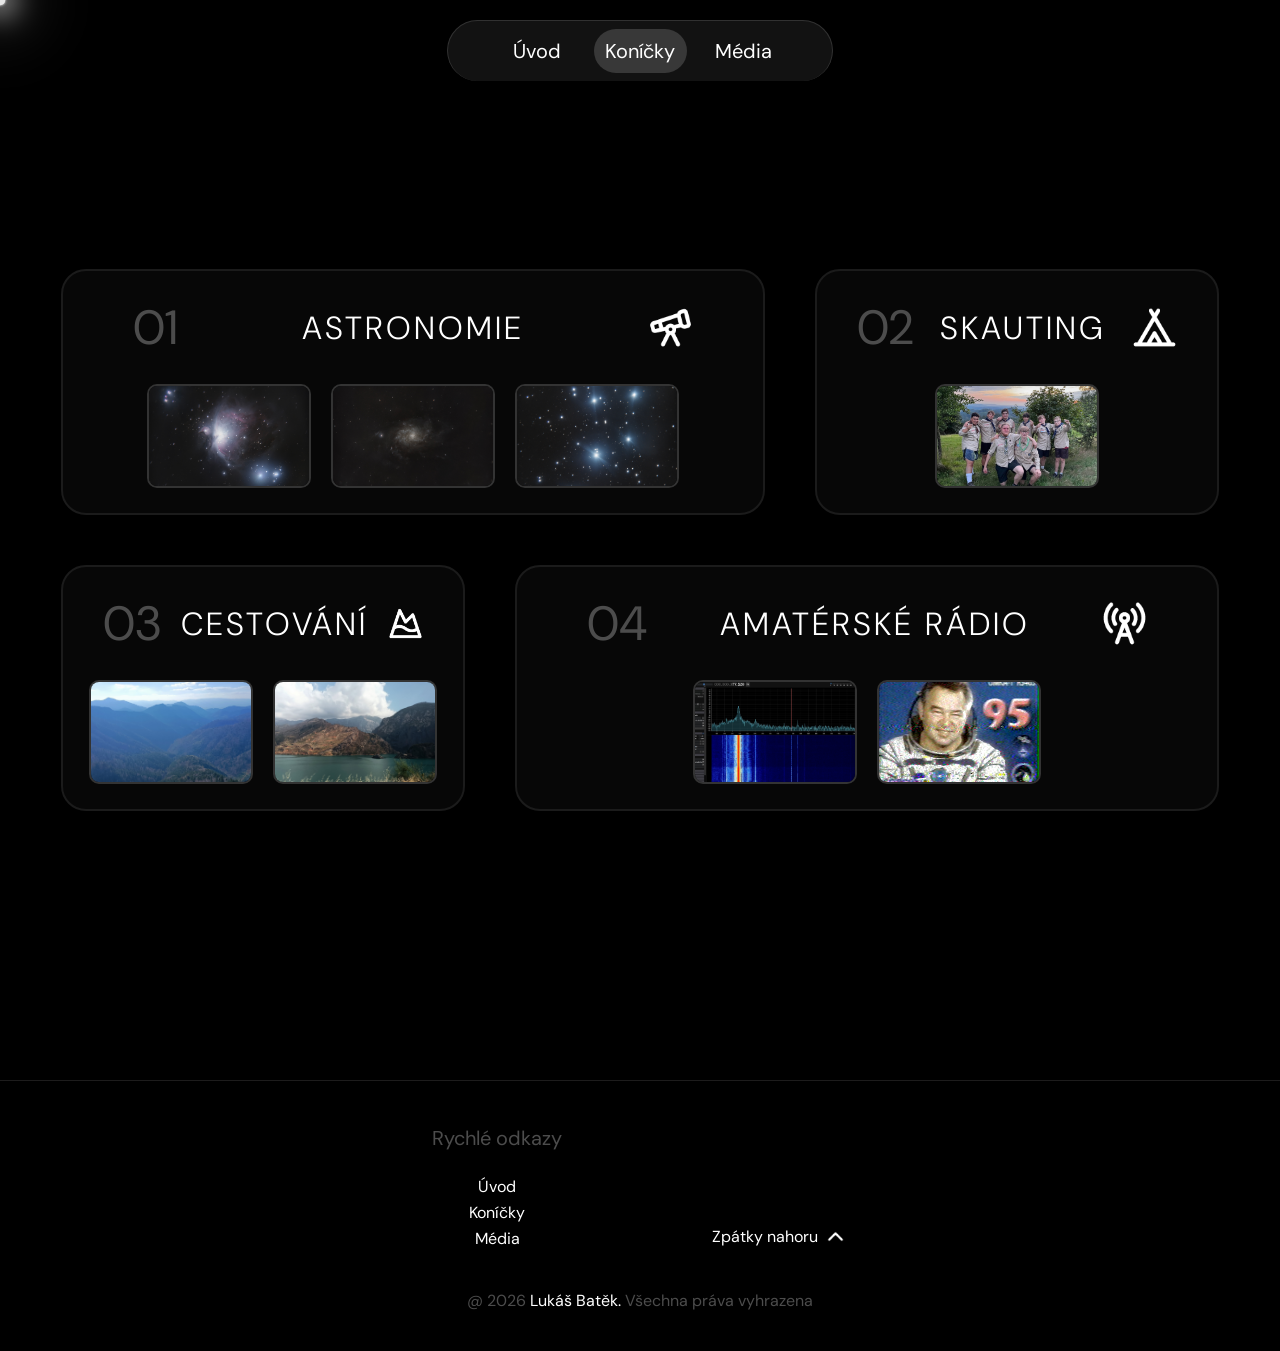
<file: konicky.html>
<!DOCTYPE html>
<html lang="cs">
    <head>
        <meta charset="UTF-8" />
        <meta name="viewport" content="width=device-width, initial-scale=1.0">
        <link href="https://unpkg.com/aos@2.3.1/dist/aos.css" rel="stylesheet">
        <link rel="stylesheet" href="styles.css">
        <link rel="preconnect" href="https://fonts.googleapis.com">
        <link rel="preconnect" href="https://fonts.gstatic.com" crossorigin>
        <link href="https://fonts.googleapis.com/css2?family=DM+Sans:ital,opsz,wght@0,9..40,100..1000;1,9..40,100..1000&display=swap" rel="stylesheet">
        <title>Lukáš Batěk</title>
    </head>
    <body>
        
        <!-- Mobilní hamburger menu -->
        <div id="mobile-button" class="mobile-menu-box">
            <div class="mobile-menu-icon"></div>
        </div>
        
        <div id="mobile-menu" class="mobile-menu">
            <div class="nav-button-container-mobile">
                <a href="index.html" class="nav-button-mobile">Úvod</a>
                <a class="nav-button-mobile-selected">Koníčky</a>
                <a href="media.html" class="nav-button-mobile">Média</a>
            </div>
        </div>

        <!-- Custom cursor a podsvícení -->
        <div id=cursor class="cursor"></div>
        <div id="HeropageBackground" class="heropage-background-color"></div>
        <div class="heropage-background"></div>

        <header id="header">
            <a href="index.html" class="nav-button">Úvod</a>
            <a class="nav-button nav-button-selected">Koníčky</a>
            <a href="media.html" class="nav-button">Média</a>
        </header>

        <section id="web-start" class="zajmy-section">
            <!-- Boxy s koníčky -->
            <div class="konicky-container">
                <div class="disable-aos" data-aos-duration="1000" data-aos="fade-right" >
                    <div class="konicky-box konicky-box-big">
                        <div class="konicky-box-title-container">
                            <p class="title-number">01</p>
                            <p class="title-name">ASTRONOMIE</p>
                            <i class="hobby-title-icons astro-icon"></i>
                        </div>
                        
                        <div class="hobby-img-container">
                            <img src="img/Astro/Orion.JPG" class="hobby-img">
                            <img src="img/Astro/M33.JPG" class="hobby-img">
                            <img src="img/Astro/M42.JPG" class="hobby-img">
                        </div>
                    </div>
                </div>
                
                <div class="disable-aos" data-aos-duration="1000" data-aos="fade-right" >
                    <div class="konicky-box">
                        <div class="konicky-box-title-container">
                            <p class="title-number">02</p>
                            <p class="title-name">SKAUTING</p>
                            <i class="hobby-title-icons scouting-icon"></i>
                        </div>
                        
                        <div class="hobby-img-container">
                            <img src="img/Skaut/Skaut.jpg" class="hobby-img">
                        </div>
                    </div>
                </div>
                
                <div class="disable-aos" data-aos-duration="1000" data-aos="fade-left" >
                    <div class="konicky-box">
                        <div class="konicky-box-title-container">
                            <p class="title-number">03</p>
                            <p class="title-name">CESTOVÁNÍ</p>
                            <i class="hobby-title-icons traveling-icon"></i>
                        </div>
                        <div class="hobby-img-container">
                            <img src="img/Cestovani/fatra.jpg" class="hobby-img">
                            <img src="img/Cestovani/canyon.jpg" class="hobby-img">
                        </div>
                    </div>
                </div>
                
                <div class="disable-aos" data-aos-duration="1000" data-aos="fade-left" >
                    <div class="konicky-box konicky-box-big">    
                        <div class="konicky-box-title-container">
                            <p class="title-number">04</p>
                            <p class="title-name">AMATÉRSKÉ RÁDIO</p>
                            <i class="hobby-title-icons radio-icon"></i>
                        </div>
                        <div class="hobby-img-container">
                            <img src="img/Radio/Spectrun.PNG" class="hobby-img">
                            <img src="img/Radio/SSTV3.PNG" class="hobby-img">
                        </div>
                    </div>
                </div>
            </div>
        </section>
        
        <footer>
            
            <div class="footer-horizontal">
                <div class="footer-odkazy-container">
                    <p class="footer-odkazy-title">Rychlé odkazy</p>
                    <a href="index.html" class="footer-odkazy">Úvod</a>
                    <a class="footer-odkazy">Koníčky</a>
                    <a href="media.html" class="footer-odkazy">Média</a>
                </div>
                
                <a href="#web-start" class="back-to-top">Zpátky nahoru <i class="arrow-up-icon"></i></a>
            </div>
            
            <p class="footer-copyright"><span class="gray">@ 2026</span> Lukáš Batěk. <span class="gray">Všechna práva vyhrazena</span></p>
        </footer>
        
        <script src="js/menu.js"></script>
        <script src="js/dock.js"></script>
        <script src="js/mousefollow.js"></script>
        <script src="js/aos-fix.js"></script>
        <script src="https://unpkg.com/aos@2.3.1/dist/aos.js"></script>
    </body>
</html>
</file>
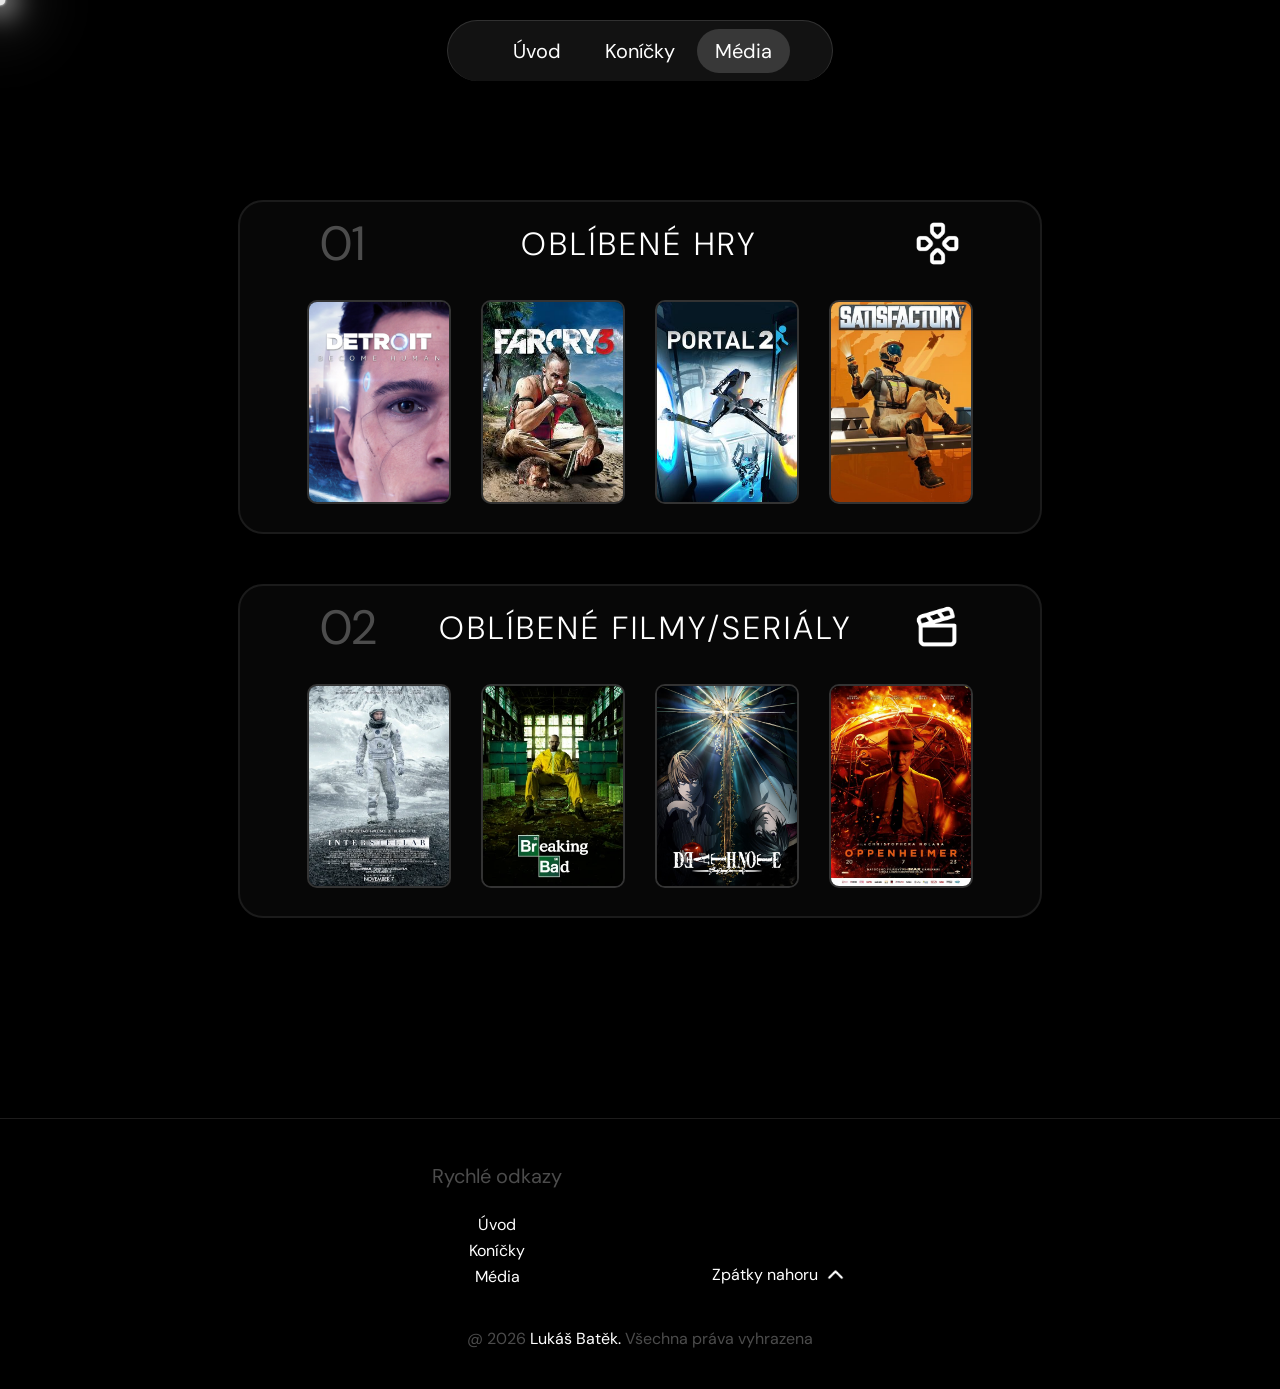
<file: media.html>
<!DOCTYPE html>
<html lang="cs">
    <head>
        <meta charset="UTF-8" />
        <meta name="viewport" content="width=device-width, initial-scale=1.0">
        <link href="https://unpkg.com/aos@2.3.1/dist/aos.css" rel="stylesheet">
        <link rel="stylesheet" href="styles.css">
        <link rel="preconnect" href="https://fonts.googleapis.com">
        <link rel="preconnect" href="https://fonts.gstatic.com" crossorigin>
        <link href="https://fonts.googleapis.com/css2?family=DM+Sans:ital,opsz,wght@0,9..40,100..1000;1,9..40,100..1000&display=swap" rel="stylesheet">
        <title>Lukáš Batěk</title>
    </head>
    <body>
        
        <!-- Mobilní hamburger menu -->
        <div id="mobile-button" class="mobile-menu-box">
            <div class="mobile-menu-icon"></div>
        </div>
        
        <div id="mobile-menu" class="mobile-menu">
            <div class="nav-button-container-mobile">
                <a href="index.html" class="nav-button-mobile">Úvod</a>
                <a href="konicky.html" class="nav-button-mobile">Koníčky</a>
                <a class="nav-button-mobile-selected">Média</a>
            </div>
        </div>

        <!-- Custom cursor a podsvícení -->
        <div id=cursor class="cursor"></div>
        <div id="HeropageBackground" class="heropage-background-color"></div>
        <div class="heropage-background"></div>

        <header id="header">
            <a href="index.html" class="nav-button">Úvod</a>
            <a href="konicky.html" class="nav-button">Koníčky</a>
            <a class="nav-button nav-button-selected">Média</a>
        </header>

        <section id="web-start" class="media-section">
            <!-- Boxy s oblíbenými média -->
            <div class="media-container">
                <div class="disable-aos" data-aos-duration="1000" data-aos="fade-right" >
                    <div class="media-box media-box-big">
                        <div class="media-box-title-container">
                            <p class="title-number">01</p>
                            <p class="title-name">OBLÍBENÉ HRY</p>
                            <i class="hobby-title-icons gaming-icon"></i>
                        </div>
                        
                        <div class="media-img-container">
                            <img src="img/GameCoverArt/detroit.jpg" class="media-img">
                            <img src="img/GameCoverArt/farcry3.jpg" class="media-img">
                            <img src="img/GameCoverArt/portal2.jpg" class="media-img">
                            <img src="img/GameCoverArt/satisfactory.jpg" class="media-img">
                            <img src="img/GameCoverArt/subnautica.jpg" class="media-img">
                            <img src="img/GameCoverArt/forest.jpg" class="media-img">
                            <img src="img/GameCoverArt/minecraft.jpg" class="media-img">
                            <img src="img/GameCoverArt/lifeisstrange.png" class="media-img">
                            <img src="img/GameCoverArt/metro.jpg" class="media-img">
                            <img src="img/GameCoverArt/kerbal.jpg" class="media-img">
                            <img src="img/GameCoverArt/silksong.jpg" class="media-img">
                            <img src="img/GameCoverArt/halflife2.jpg" class="media-img">
                        </div>
                    </div>
                </div>
                
                <div class="disable-aos" data-aos-duration="1000" data-aos="fade-left" >
                    <div class="media-box media-box-big disabled">    
                        <div class="media-box-title-container">
                            <p class="title-number">02</p>
                            <p class="title-name">OBLÍBENÉ FILMY/SERIÁLY</p>
                            <i class="hobby-title-icons film-icon"></i>
                        </div>
                        <div class="media-img-container">
                            <img src="img/Filmy/interstellar.webp" class="media-img">
                            <img src="img/Filmy/breakingbad.webp" class="media-img">
                            <img src="img/Filmy/deathnote.jpg" class="media-img">
                            <img src="img/Filmy/oppenheimer.jpg" class="media-img">
                        </div>
                    </div>
                </div>
            </div>
        </section>
        
        <footer>
            
            <div class="footer-horizontal">
                <div class="footer-odkazy-container">
                    <p class="footer-odkazy-title">Rychlé odkazy</p>
                    <a href="index.html" class="footer-odkazy">Úvod</a>
                    <a href="konicky.html" class="footer-odkazy">Koníčky</a>
                    <a class="footer-odkazy">Média</a>
                </div>
                
                <a href="#web-start" class="back-to-top">Zpátky nahoru <i class="arrow-up-icon"></i></a>
            </div>
            
            <p class="footer-copyright"><span class="gray">@ 2026</span> Lukáš Batěk. <span class="gray">Všechna práva vyhrazena</span></p>
        </footer>
        
        <script src="js/menu.js"></script>
        <script src="js/box-open.js"></script>
        <script src="js/dock.js"></script>
        <script src="js/mousefollow.js"></script>
        <script src="js/aos-fix.js"></script>
        <script src="https://unpkg.com/aos@2.3.1/dist/aos.js"></script>
    </body>
</html>
</file>
<file: styles.css>
/*Nastavení celého webu*/

body, html  {
    margin: 0;
    padding: 0;
    background-color: black;
    cursor: none;
    scroll-behavior: smooth;
    scrollbar-width: thin;
    scrollbar-color: #222222 #000000;
    overflow-x: hidden;
}

::-webkit-scrollbar {
    width: 8px;
    height: 8px;
    background-color: transparent;
}

::-webkit-scrollbar-track {
    background-color: #000000;
}

::-webkit-scrollbar-thumb {
    background-color: #222222;
    border-radius: 100px;
    border: 2px solid #000000;
}

::-webkit-scrollbar-thumb:hover {
    background-color: #444444;
}

/*Načítání*/

.mainpage{
    display: none;
}

.loadingpage {
    display: flex;
    justify-content: center;
    align-items: center;
    height: 100dvh;
    width: 100dvw;
    transition: 1s;
    position: fixed;
}

.loadingpage-dots-container {
    display: flex;
    justify-content: center;
    align-items: center;
    gap: 20px;
    margin: auto;
}

.loadingpage-active {
    opacity: 0;
}

.dot {
    width: 30px;
    height: 30px;
    border-radius: 50%;
    background-color: white;
    transition: 0.3s;
}

.dot-active {
    background-color: rgb(100, 100, 100);
    scale: 1.25;
}

/*Navigační header*/

header {
    z-index: 9998;
    height: 60px;
    width: 30dvw;
    background-color: #3f3f3f4a;
    backdrop-filter: blur(10px);
    border-radius: 40px;
    position: fixed;
    border-top: solid 1px #313131;
    border-left: solid 1px #313131;
    border-right: solid 1px #313131;
    margin: 20px auto;
    left: 0;
    right: 0;
    transition: translate 0.5s, border 0.5s, box-shadow 0.5s;
    display: flex;
    align-items: center;
    justify-content: center;
    gap: 10px;
}

p {
    font-family: "DM Sans";
    color: white;
    font-size: 1.25rem;
    z-index: 1;
    font-weight: 400;
}

.red {
    color: #f32c2c;
}

.title {
    font-size: 2.5rem;
}

header:hover {
    border-top: solid 1px #3f3f3f;
    border-left: solid 1px #3f3f3f;
    border-right: solid 1px #3f3f3f;
    box-shadow:  0 0 80px rgba(50, 50, 50, 0.2);
}

header::after {
    content: "";
    position: absolute;
    top: -20px; 
    left: 0;
    right: 0;
    bottom: -40px;
    background: transparent;
    pointer-events: auto;
    z-index: -1;
}

.header-hidden {
    translate: 0 -70px;
}

.header-hidden:hover {
    translate: 0 0;
}

.nav-button {
    color: white;
    font-family: "DM Sans";
    font-size: 1.25rem;
    padding: 9px;
    border-radius: 40px;
    width: 75px;
    text-align: center;
    transition: 0.3s;
    text-decoration: none;
    cursor: none;
}

.nav-button:hover {
    background-color: #53535353;
}

.nav-button-selected {
    background-color: #87878753;
}

/*Mobilní navigační menu*/

.mobile-menu-box {
    position: fixed;
    top: 20px;
    right: 20px;
    width: 70px;
    height: 70px;
    border-radius: 50%;
    backdrop-filter: blur(10px);
    background-color: #3f3f3f4a;
    display: none;
    justify-content: center;
    align-items: center;
    z-index: 1000;
    transition: 0.5s;
}

.mobile-menu-box-active {
    background-color: #f32c2c;
}

.mobile-menu-icon {
    background-image: url('img/menu.png');
    background-size: contain;
    background-repeat: no-repeat;
    background-position: center;
    width: 35px;
    height: 35px;
}

.mobile-menu {
    width: 35dvw;
    height: 100%;
    background-color: #3f3f3f4a;
    backdrop-filter: blur(10px);
    position: fixed;
    transform: translateX(-100%);
    top: 0;
    z-index: 9999;
    transition: 0.5s;
    display: flex;
    margin-top: auto;
    flex-direction: column;
    justify-content: center;
    align-items: center;
    border-radius: 25px;
    border: solid 1px #202020;
}

.mobile-menu-active {
    transform: translateX(0);
    height: 95%;
    transform: translateY(2.5%);
    margin-left: 20px;
}

.nav-button-mobile {
    color: white;
    font-family: "DM Sans";
    font-weight: 550;
    padding: 20px;
    text-decoration: none;
    transition: 0.5s;
    text-align: center;
    font-size: 2rem;
    align-self: center;
}

.nav-button-mobile-selected {
    color: #f32c2c;
    font-family: "DM Sans";
    font-weight: 550;
    padding: 20px;
    text-decoration: none;
    transition: 0.5s;
    text-align: center;
    font-size: 2rem;
    align-self: center;
}

.nav-title-mobile {
    color: white;
    font-family: "DM Sans";
    font-weight: 600;
    font-size: 2.25rem;
    text-align: center;
    flex: 0;
}

.nav-button-container-mobile {
    display: flex;
    justify-content: center;
    flex-direction: column;
    flex: 1;
    align-self: center;
}


.heropage-background-color {
    width: 25px;
    height: 25px;
    border-radius: 50%;
    background-color: #ffffff;
    pointer-events: none;
    filter: blur(15px);
    box-shadow:  0 0 65px #ffffff;
    transition: transform 0.12s ease-out, background-color 0.2s, box-shadow 0.2s;
    position: fixed;
    top: 0;
    left: 0;
    z-index: 0;
    transform: translate(-50%, -50%);
}

/*Custom cursor a podsvícení*/

.cursor {
    width: 0.75dvw;
    height: 0.75dvw;
    z-index: 9999;
    position: fixed;
    background-size: cover;
    background-position: center;
    background-color: rgb(230, 230, 230);
    border-radius: 50%;
    box-shadow:  0 0 3px #ffffff;
    transition: transform 0.075s ease-out, background-color 0.3s, box-shadow 0.3s;
    pointer-events: none;
    transform: translate(-50%, -50%);
}

.hovering {
    background-color: #f32c2c;
    box-shadow:  0 0 3px #f32c2c;
}

/*Heropage*/

.heropage {
    min-width: 100dvw;
    min-height: 100dvh;
    background-color: rgba(0, 0, 0, 0);
    z-index: 2;
    display: flex;
    justify-content: center;
    align-items: center;
    flex-direction: column;
}

.heropage-uvod-container {
    display: flex;
    justify-content: center;
    align-items: center;
    flex-direction: column;
    margin-top: 40dvh;
}

.heropage-title-container {
    display: flex;
    align-items: center;
    justify-content: center;
}

.heropage-title {
    font-family: "DM Sans";
    color: white;
    font-size: 4rem;
    z-index: 1;
    margin: 0;
    font-weight: 450;
    user-select: none;
}

.heropage-podnadpis {
    font-family: "DM Sans";
    color: rgb(141, 141, 141);
    font-size: 1.5rem;
    z-index: 1;
    font-weight: 300;
    user-select: none;
    background-color: rgba(60, 60, 60, 0.25);
    padding: 15px;
    border-radius: 40px;
    border: solid 1px #313131;
}

.arrowdown-container {
    display: flex;
    justify-content: flex-end;
    align-items: flex-end;
    height: 40dvh;
    flex-direction: column;
    animation: arrowdown-anim;
    animation-duration: 2s;
    animation-iteration-count: infinite;
    animation-delay: 2s;
}

@keyframes arrowdown-anim {
    0% {
        translate: 0 0;
    }
    
    25% {
        translate: 0 -30px;
    }
    
    50% {
        translate: 0 0;
    }
    
    100% {
        translate: 0 0;
    }
}

.arrowdown-icon {
    display: block;
    width: 65px;
    height: 65px;
    background-position: center;
    background-image: url("img/arrow-down.png");
    background-size: contain;
    background-repeat: no-repeat;
    padding-top: 200px;
}

/*Informace o mě*/

.info-section {
    min-width: 100%;
    min-height: 140dvh;
    background-color: rgba(0, 0, 0, 0);
    z-index: 2;
    display: flex;
    justify-content: center;
    align-items: center;
    flex-direction: column;
    gap: 80px;
}

.about-me-box {
    width: 950px;
    height: 600px;
    background-color: rgba(20, 20, 20, 0.25);
    border: solid 1px #202020;
    border-radius: 25px;
    backdrop-filter: blur(10px);
    transition: 0.5s;
    display: flex;
    align-items: center;
    justify-content: center;
    flex-wrap: wrap;
    gap: 20px;
    padding: 20px;
}

.about-me-box:hover {
    border: solid 1px #333333;
    box-shadow:  0 0 80px rgba(50, 50, 50, 0.2);
}

.about-me-inner-box {
    width: 310px;
    height: 280px;
    background-color: rgba(30, 30, 30, 0.25);
    border: solid 1px #1b1b1b;
    border-radius: 25px;
    transition: 0.5s;
    display: flex;
    align-items: center;
    justify-content: center;
    flex-direction: column;
}

.inner-box-large {width: 590px;}

.title-inner-box {
    font-size: 1.6rem;
    color: #4c4c4c;
    letter-spacing: 1px;
    margin: 0;
}

.content-inner-box {
    font-family: "DM Sans";
    font-size: 3rem;
    z-index: 1;
    margin: 0;
    font-weight: 700;
    user-select: none;
}

.inner-box-icons-container {
    display: flex;
    justify-content: center;
    align-items: center;
    flex-wrap: wrap;
    max-width: 80%;
}

.inner-box-icons {
    display: block;
    width: 65px;
    height: 65px;
    background-position: center;
    background-size: contain;
    background-repeat: no-repeat;
}

.hobby-icons {
    width: 53px;
    height: 53px;
}

.hobby-container {
    gap: 13px;
    padding-top: 8px;
}

.world-map{
    background-image: url(img/world.webp);
    background-size: cover;
    background-repeat: no-repeat;
    gap: 0;
}

.location-text{
    font-size: 3rem;
    margin: 0;
    margin-top: 30px;
}

.timezone-container {
    display: flex;
    align-items: center;
    justify-content: center;
    gap: 10px;
}

.green-circle {
    width: 10px;
    height: 10px;
    background-color: #5dcb5f;
    border-radius: 50%;
}

.timezone-text {
    font-size: 1.25rem;
}

.html-icon{background-image: url(img/html.png);}
.css-icon{background-image: url(img/css.png);}
.js-icon{background-image: url(img/js.png);}
.python-icon{background-image: url(img/python.png);}
.unity-icon{background-image: url(img/unity.png);}
.csharp-text{font-weight: 1000;}

.astro-icon{background-image: url(img/telescope.png);}
.radio-icon{background-image: url(img/radio.png);}
.scouting-icon{background-image: url(img/tent.png);}
.traveling-icon{background-image: url(img/mountain.png);}
.programming-icon{background-image: url(img/laptop.png);}

.gaming-icon{
    background-image: url(img/gamepad.png);
    transition: 0.7s;
}

.info-box {
    width: 1000px;
    height: 525px;
    background-color: rgba(20, 20, 20, 0.25);
    border: solid 1px #202020;
    border-radius: 25px;
    backdrop-filter: blur(10px);
    transition: 0.5s;
    display: flex;
    align-items: center;
    flex-direction: column;
    gap: 10px;
}

.info-box:hover {
    border: solid 1px #333333;
    box-shadow:  0 0 80px rgba(50, 50, 50, 0.2);
}

.info-box-start {
    padding-top: 60px;
    color: #757575;
}

.info-box-title {
    max-width: 70%;
}

.info-box-text {
    align-self: flex-start;
    padding-left: 40px;
    margin: 0;
}

.info-box-line {
    width: 95%;
    height: 1px;
    background-color: #2f2f2f;
    margin-top: 20px;
    margin-bottom: 20px;
}

.info-box-maintext {
    max-width: 60%;
}

/*Kontaktní formulář*/

.contact-section {
    min-width: 100%;
    min-height: 70dvh;
    background-color: rgba(0, 0, 0, 0);
    z-index: 2;
    display: flex;
    justify-content: center;
    align-items: center;
    flex-direction: column;
    gap: 20px;
}

.contact-text {
    font-size: 1.5rem;
}

.form-container {
    display: flex;
    flex-direction: column;
    justify-content: center;
    align-content: center;
    gap: 20px;
}

.name-input {
    width: 385px;
    padding: 15px;
    cursor: none;
    background-color: rgba(30, 30, 30, 0.25);
    color: white;
    border: solid 1px #202020;
    border-radius: 100px;
    transition: 0.3s;
}

.name-input:hover{
    border: solid 1px #323232;
    box-shadow:  0 0 80px rgba(50, 50, 50, 0.2);
}

.name-input:focus {
    outline: none;
    border: solid 1px #323232;
    box-shadow:  0 0 80px rgba(50, 50, 50, 0.2);
}

.message-input {
    width: 385px;
    height: 100px;
    background-color: rgba(30, 30, 30, 0.25);
    color: white;
    padding: 10px;
    cursor: none;
    border: solid 1px #202020;
    border-radius: 25px;
    transition: 0.3s;
    scrollbar-width: none;
}

.message-input::-webkit-scrollbar {
    display: none;
}

.message-input:hover{
    border: solid 1px #323232;
    box-shadow:  0 0 80px rgba(50, 50, 50, 0.2);
}


textarea.message-input {
    resize: none;
    padding: 15px;
}

.message-input:focus {
    outline: none;
    border: solid 1px #323232;
    box-shadow:  0 0 80px rgba(50, 50, 50, 0.2);
}

.send-button {
    width: 200px;
    padding: 15px;
    cursor: none;
    background-color: rgba(30, 30, 30, 0.25);
    color: white;
    border-radius: 100px;
    font-family: "DM Sans";
    font-size: 1rem;
    display: flex;
    align-items: center;
    justify-content: center;
    border: solid 2px #202020;
    font-weight: 500;
    transition: 0.5s;
}

.send-button:hover {
    background-color: white;
    color: black;
}

.send-icon-background {
    display: flex;
    justify-content: center;
    align-items: center;
    width: 40px;
    height: 40px;
    border-radius: 50%;
    background-color: white;
    margin-left: auto;
}

.send-icon {
    display: block;
    width: 20px;
    height: 20px;
    background-position: center;
    background-size: contain;
    background-repeat: no-repeat;
    background-image: url(img/send.png);
}

.form-container {
    display: flex;
    flex-direction: column;
    align-items: center;
    justify-content: center;
}

/*Zápatí*/

footer {
    border-top: solid 1px #1d1c1c;
    min-height: 30dvh;
    background-color: rgba(0, 0, 0, 0.25);
    display: flex;
    justify-content: center;
    align-items: center;
    flex-direction: column;
    gap: 25px;
}

.footer-horizontal {
    display: flex;
    align-items: center;
    justify-content: center;
    gap: 150px;
}

.footer-odkazy-container {
    display: flex;
    flex-direction: column;
    align-items: center;
    justify-content: center;
    gap: 5px;
}

.footer-odkazy-title {
    color: #4c4c4c;
}

.footer-odkazy {
    font-family: "DM Sans";
    color: white;
    font-size: 1rem;
    z-index: 1;
    font-weight: 400;
    transition: 0.3s;
    text-decoration: none;
    cursor: none;
}

.footer-copyright {
    font-size: 1rem;
}

.footer-odkazy:hover {
    color: #f32c2c;
}

.gray {
    color: #4c4c4c;
}

.back-to-top {
    font-family: "DM Sans";
    color: white;
    font-size: 1rem;
    z-index: 1;
    font-weight: 400;
    align-self: flex-end;
    display: flex;
    align-items: center;
    justify-content: center;
    gap: 5px;
    transition: 0.3s;
    text-decoration: none;
    cursor: none;
    margin-top: 40px;
}

.back-to-top:hover {
    color: #f32c2c;
}

.arrow-up-icon {
    display: block;
    width: 25px;
    height: 25px;
    background-position: center;
    background-size: contain;
    background-repeat: no-repeat;
    background-image: url(img/arrow-up.png);
}

/*Stránka s koníčky*/

.zajmy-section {
    min-height: 100dvh;
    width: 100%;
    display: flex;
    justify-content: center;
    align-items: center;
    align-content: center;
}

.konicky-container {
    width: 1500px;
    height: 100%;
    display: flex;
    justify-content: center;
    align-items: center;
    flex-wrap: wrap;
    gap: 50px;
    align-content: center;
}

.konicky-box {
    width: 500px;
    height: auto;
    padding-top: 25px;
    padding-bottom: 25px;
    background-color: rgba(30, 30, 30, 0.25);
    border: solid 2px #1b1b1b;
    border-radius: 25px;
    transition: 1s;
    display: flex;
    align-items: center;
    justify-content: center;
    flex-direction: column;
    gap: 20px;
}

.konicky-box:hover {
    border: solid 2px #333333;
    box-shadow:  0 0 80px rgba(50, 50, 50, 0.2);
}

.konicky-box-big {
    width: 800px;
}

.konicky-box-title-container {
    width: 80%;
    display: flex;
    justify-content: space-between;
    align-items: center;
    align-content: center;
    gap: 20px;
    margin-bottom: 5px;
    transition: 0.5s;
}

.title-name {
    font-size: 2rem;
    margin: 0;
    letter-spacing: 3px;
    font-weight: 300;
}

.title-number {
    font-size: 3rem;
    color: #4c4c4c;
    margin: 0;
}

.hobby-title-icons {
    display: block;
    background-position: center;
    background-size: contain;
    background-repeat: no-repeat;
    width: 45px;
    height: 45px;
    justify-self: flex-end;
    margin: 0;
}

.hobby-img-container {
    display: flex;
    justify-content: center;
    align-items: center;
    gap: 20px;
}

.hobby-img {
    display: block;
    object-fit: cover;
    width: 200px;
    height: 140px;
    border-radius: 10px;
    border: solid 2px #333333;
}

/*Stránka s oblíbenými média*/

.film-icon {
    background-image: url(img/film.png)
}

.media-container {
    width: 1500px;
    display: flex;
    justify-content: center;
    align-items: center;
    flex-wrap: wrap;
    gap: 50px;
    align-content: center;
}

.media-section {
    min-height:fit-content;
    padding-top: 200px;
    padding-bottom: 200px;
    width: 100%;
    display: flex;
    justify-content: center;
    align-items: center;
    align-content: center;
}

.media-box {
    width: 500px;
    min-height: 310px;
    background-color: rgba(30, 30, 30, 0.25);
    border: solid 2px #1b1b1b;
    border-radius: 25px;
    transition: 0.8s;
    display: flex;
    align-items: center;
    justify-content: flex-start;
    flex-direction: column;
    gap: 20px;
    max-height: 310px;
    overflow: hidden;
    flex-shrink: 0;
    padding-bottom: 20px;
}

.media-box.active {
    border: solid 2px #3a3a3a;
    box-shadow:  0 0 80px rgba(76, 76, 76, 0.2);
    min-height: auto;
    max-height: 1000px;
}

.media-box.active .gaming-icon {
    background-image: url(img/gamepad-active.png);
}

.media-box:hover {
    border: solid 2px #333333;
    box-shadow:  0 0 80px rgba(50, 50, 50, 0.2);
}

.media-box-title-container {
    width: 80%;
    display: flex;
    justify-content: space-between;
    align-items: center;
    align-content: center;
    gap: 20px;
    margin-bottom: 5px;
    transition: 0.5s;
    margin-top: 10px;
}


.media-box-big {
    width: 800px;
}

.media-img-container {
    display: flex;
    justify-content: center;
    align-items: center;
    gap: 30px;
    width: 90%;
    flex-wrap: wrap;
}

.media-img {
    display: block;
    object-fit: cover;
    width: 140px;
    height: 200px;
    border-radius: 10px;
    border: solid 2px #333333;
}


.disabled {
    /*Nemá funkčnost pouze pro vypínání otevírání boxů na podstránce média*/
    visibility: visible;
}


/*Začátek responzivity
Desktop/Laptop
*/

@media screen and (max-width: 1400px) {
    .info-section {
        min-height: 175dvh;
    }

    .contact-section {
        min-height: 80dvh;
    }

    .zajmy-section {
        min-height: 120dvh;
    }
    
    .konicky-box {
        width: 400px;
    }

    .konicky-box-big {
        width: 700px;
    }

    .hobby-img {
        width: 160px;
        height: 100px;
    }
}

/*Tablet*/

@media screen and (max-width: 1190px) {
    .zajmy-section {
        min-height: 160dvh;
    }

    .disable-aos[data-aos] {
        opacity: 1 !important;
        
        transform: none !important;
        
        transition-delay: 0s !important;
        transition-duration: 0s !important;
    }
}

@media screen and (max-width: 1024px) {
    .mobile-menu-box {
        display: flex;
    }

    header {
        display: none;
    }

    .about-me-box {
        width: 800px;
        height: 400px;
    }

    .about-me-inner-box {
        width: 210px;
        height: 190px;
    }

    .inner-box-large {
        width: 490px;
    }

    .inner-box-icons {
        width: 52px;
        height: 52px;
    }

    .hobby-icons {
        width: 40px;
        height: 40px;
    }

    .title-inner-box {
        font-size: 1.3rem;
    }

    .content-inner-box {
        font-size: 2.5rem;
    }

    .info-box {
        width: 800px;
        height: 450px;
    }

    .title {
        font-size: 2rem;
    }

    p {
        font-size: 1rem;
    }

    footer {
        min-height: 40dvh;
    }
}

@media screen and (max-width: 900px) {
    .info-section {
        min-height: 185dvh;
    }
    
    .contact-section {
        min-height: 90dvh;
    }
    
    .heropage-title {
        font-size: 3.4rem;
    }
    
    .heropage-podnadpis {
        font-size: 1.3rem;
    }
    
    .about-me-box {
        width: 650px;
        height: 700px;
    }
    
    .info-box {
        width: 700px;
    }
    
    .konicky-container {
        width: 80dvw;
        height: 240dvh;
    }
    
    .konicky-box {
        width: 700px;
    }
    
    .media-box-big {
        width: 600px;
    }
    
    .media-box {
        max-height: 290px;
        min-height: 290px;
    }
    
    .title-name {
        font-size: 1.4rem;
    }
    
    .title-number {
        font-size: 2.5rem;
    }
    
    .hobby-title-icons {
        width: 40px;
        height: 40px;
    }
}

@media screen and (max-width: 720px) {
    .mobile-menu {
        width: 45dvw;
    }
    
    .heropage-title {
        font-size: 3rem;
    }
    
    .about-me-box {
        width: 500px;
    }
    
    .info-box {
        width: 600px;
    }
    
    .title {
        font-size: 1.75rem;
    }
    
    .send-button {
        padding: 12px;
    }
    
    .konicky-box {
        width: 575px;
    }
}

@media screen and (max-width: 620px) {
    .heropage-title {
        font-size: 2.5rem;
    }
    
    .heropage-podnadpis {
        font-size: 1.1rem;
    }
    
    .mobile-menu {
        width: 50dvw;
    }
    
    .arrowdown-icon {
        width: 55px;
        height: 55px;
    }
    
    .about-me-inner-box {
        width: 185px;
        height: 170px;
    }
    
    .inner-box-large {
        width: 420px;
    }
    
    .about-me-box {
        width: 450px;
        height: 600px;
    }
    
    .location-text {
        font-size: 2.25rem;
    }
    
    .content-inner-box {
        font-size: 2.25rem;
    }
    
    .title-inner-box {
        font-size: 1.1rem;
    }
    
    .inner-box-icons {
        width: 40px;
        height: 40px;
    }
    
    .hobby-icons {
        width: 32px;
        height: 32px;
    }
    
    .info-box {
        width: 550px;
        height: 475px;
    }
    
    .title {
        font-size: 1.6rem;
    }
    
    .contact-section {
        min-height: 100dvh;
    }
    
    .konicky-box {
        width: 480px;
    }
    
    .hobby-img-container {
        flex-wrap: wrap
    }
    
    .zajmy-section {
        min-height: 300dvh;
    }
    
    .media-box-big {
        width: 500px;
    }
    
    .title-name {
        font-size: 1.1rem;
    }
    
    .title-number {
        font-size: 2rem;
    }
    
    .media-box-title-container {
        width: 90%;
        gap: 10px;
    }
    
    .media-img {
        width: 120px;
        height: 180px;
    }
    
    .media-box {
        min-height: 270px;
        max-height: 270px;
    }
    
    .media-section  {
        padding-top: 150px;
        padding-bottom: 150px;
    }
}

@media screen and (max-width: 570px) {
    .heropage-title {
        font-size: 2rem;
    }

    .heropage-podnadpis {
        font-size: 1rem;
    }

    .arrowdown-icon {
        width: 50px;
        height: 50px;
    }

    .about-me-box {
        width: 400px;
        height: 550px;
    }
    
    .info-box {
        width: 440px;
        height: 550px;
    }

    .info-box-text {
        align-self: center;
        padding-left: 0;
        text-align: center;
    }

    .info-box-title {
        align-self: center;
        padding-left: 0;
    }

    .info-box-start {
        padding-top: 40px;
    }

    .info-section {
        min-height: 170dvh;
    }

    .contact-section {
        min-height: 90dvh;
    }

    .konicky-box {
        width: 450px;
    }

    .zajmy-section {
        min-height: 250dvh;
    }
    
    .media-box-big {
        width: 425px;
    }

    .title-name {
        font-size: 1rem;
    }

    .media-box.active {
        max-height: 5000px;
    }
}

/*Mobil*/

@media screen and (max-width: 465px) {
    .content-inner-box {
        font-size: 1.4rem;
    }
    
    .about-me-inner-box {
        width: 250px;
    }

    .about-me-box {
        width: 275px;
        height: 770px;
    }

    .location-text {
        font-size: 1.4rem;
    }
    
    .timezone-text {
        font-size: 1.1rem;
    }

    .info-box {
        width: 325px;
        height: 500px;
    }

    .info-box-maintext {
        max-width: 80%;
    }

    .info-box-title {
        max-width: 90%;
        font-size: 1.4rem;;
    }

    .name-input {
        width: 340px;
    }

    .message-input {
        width: 340px;
    }

    .footer-horizontal {
        gap: 100px;
    }

    .mobile-menu {
        width: 60dvw;
    }

    .konicky-box {
        width: 325px;
    }

    .title-number {
        font-size: 1.7rem;
    }

    .hobby-title-icons {
        width: 35px;
        height: 35px;
    }

    .title-name {
        font-size: 0.85rem;
    }

    .konicky-box-title-container {
        gap: 10px;
    }

    .media-box-big {
        width: 350px;
    }

    .heropage-title {
        max-width: 90%;
        text-align: center;
    }

    .media-box {
        min-height: 250px;
        max-height: 250px;
    }
}

@media screen and (max-width: 390px) {
    .mobile-menu {
        width: 70dvw;
    }

    .name-input {
        width: 275px;
    }

    .message-input {
        width: 275px;
    }

    .footer-horizontal {
        gap: 50px;
    }

    .footer-copyright {
        font-size: 0.9rem;
    }

    .info-box-title {
        font-size: 1.3rem;
    }

    .media-box-big {
        width: 300px;
    }

    .media-img {
        width: 100px;
        height: 160px;
    }

    .media-box {
        min-height: 230px;
        max-height: 230px;
    }

    .title-number {
        display: none;
    }

    .hobby-title-icons {
        display: none;
    }

    .media-box-title-container {
        justify-content: center;
        padding-top: 10px;
    }

    .konicky-box-title-container {
        justify-content: center;
    }
}

@media screen and (max-width: 340px) {
    .about-me-box {
        width: 200px;
    }
    
    .content-inner-box {
        font-size: 1.1rem;;
    }

    .location-text {
        font-size: 1.1rem;
    }

    .timezone-text {
        font-size: 1rem;
    }

    .info-box {
        width: 250px;
        height: 440px;
    }

    .info-box-title {
        font-size: 1.1rem;
        max-width: 85%;
    }

    .info-box-text {
        font-size: 0.9rem;
    }

    .info-box-line {
        width: 90%;
    }

    .name-input {
        width: 225px;
    }

    .message-input {
        width: 225px;
    }

    .back-to-top {
        display: none;
    }

    .footer-copyright {
        font-size: 0.8rem;
    }

    .mobile-menu-box {
        width: 70px;
        height: 70px;
    }

    .konicky-box {
        width: 230px;
    }

    .zajmy-section {
        min-height: 230dvh;
    }

    .media-box-big {
        width: 250px;
    }

    .media-img {
        width: 90px;
        height: 150px;
    }

        .media-box {
        min-height: 220px;
        max-height: 220px;
    }

}
</file>
